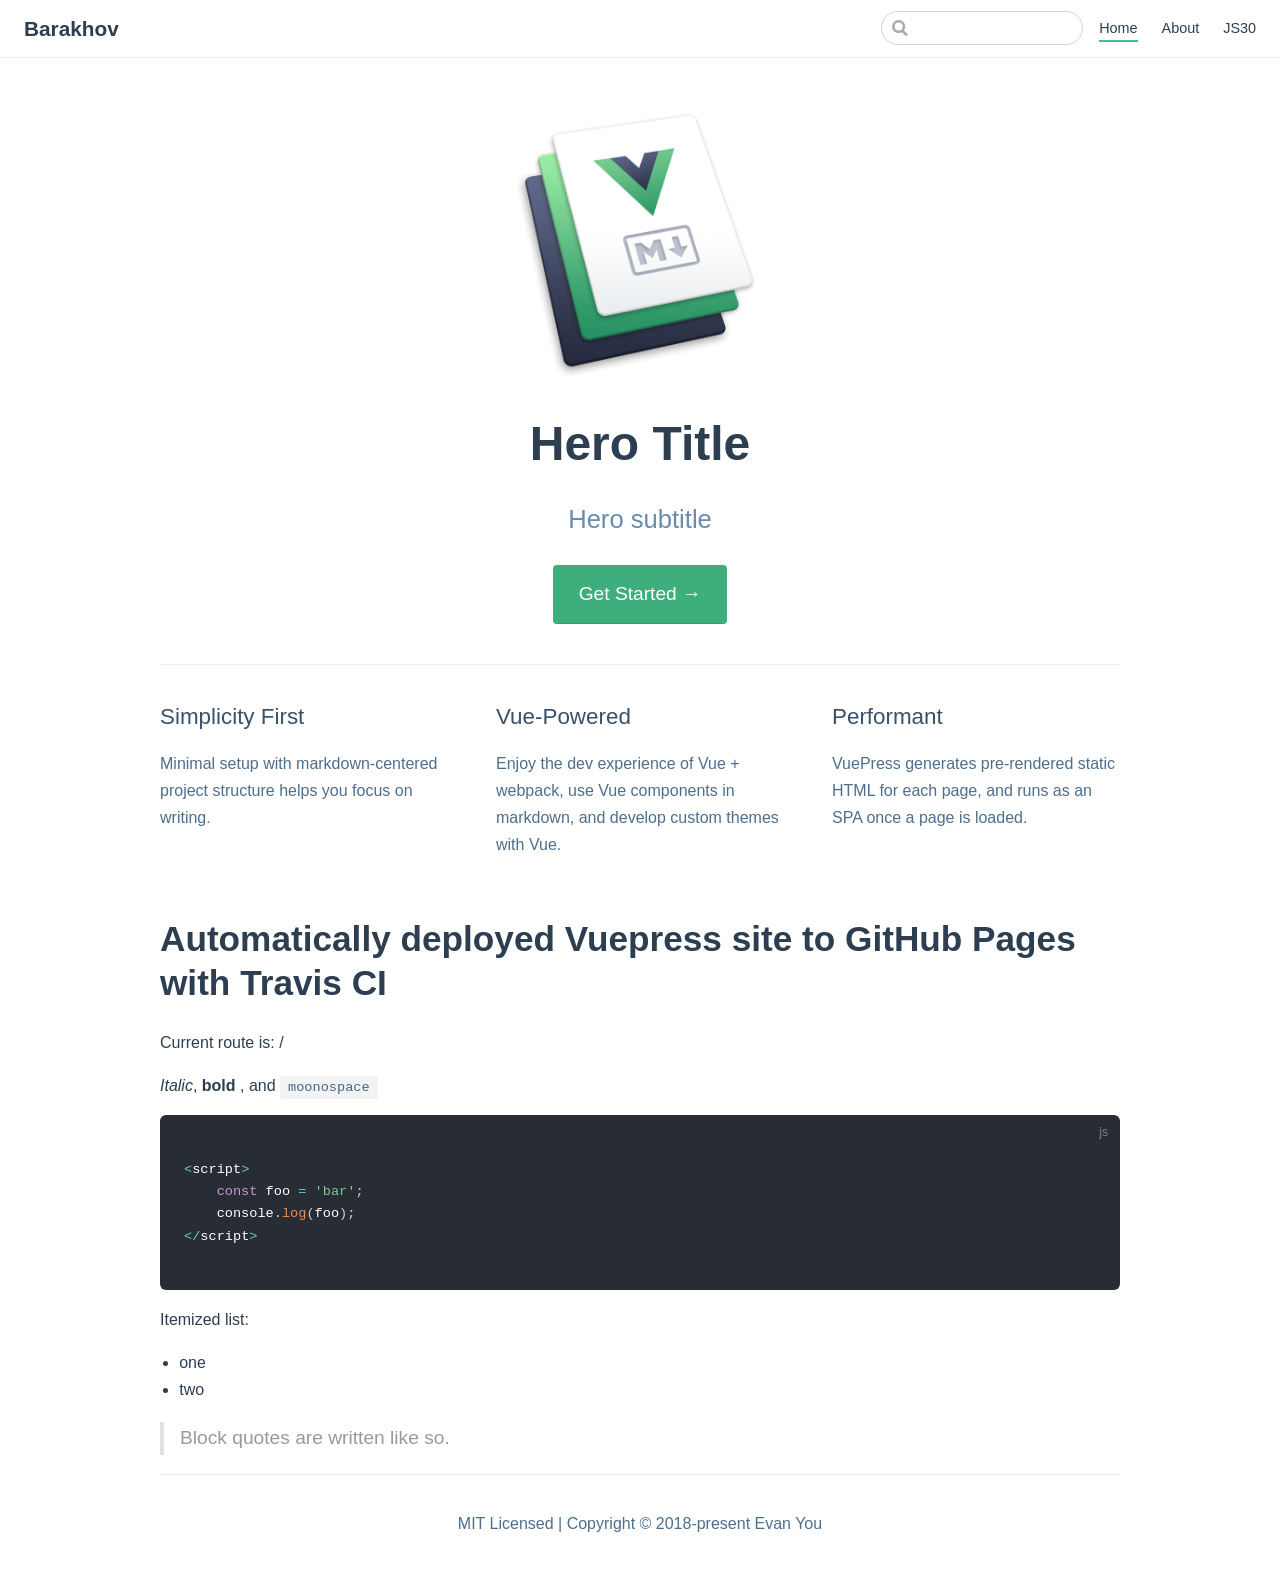
<file: index.html>
<!DOCTYPE html>
<html lang="en-US">
  <head>
    <meta charset="utf-8">
    <meta name="viewport" content="width=device-width,initial-scale=1">
    <title>Barakhov</title>
    <meta name="description" content="Automatically deployed Vuepress site to GitHub Pages with Travis CI">
    
    
    <link rel="preload" href="/assets/css/0.styles.db58b060.css" as="style"><link rel="preload" href="/assets/js/app.fbc0dd59.js" as="script"><link rel="preload" href="/assets/js/6.efc7d6d9.js" as="script"><link rel="prefetch" href="/assets/js/2.3d97737c.js"><link rel="prefetch" href="/assets/js/3.5ca54de9.js"><link rel="prefetch" href="/assets/js/4.2918a1f6.js"><link rel="prefetch" href="/assets/js/5.2b729870.js"><link rel="prefetch" href="/assets/js/7.16294db7.js"><link rel="prefetch" href="/assets/js/8.faeffed7.js">
    <link rel="stylesheet" href="/assets/css/0.styles.db58b060.css">
  </head>
  <body>
    <div id="app" data-server-rendered="true"><div class="theme-container no-sidebar"><header class="navbar"><div class="sidebar-button"><svg xmlns="http://www.w3.org/2000/svg" aria-hidden="true" role="img" viewBox="0 0 448 512" class="icon"><path fill="currentColor" d="M436 124H12c-6.627 0-12-5.373-12-12V80c0-6.627 5.373-12 12-12h424c6.627 0 12 5.373 12 12v32c0 6.627-5.373 12-12 12zm0 160H12c-6.627 0-12-5.373-12-12v-32c0-6.627 5.373-12 12-12h424c6.627 0 12 5.373 12 12v32c0 6.627-5.373 12-12 12zm0 160H12c-6.627 0-12-5.373-12-12v-32c0-6.627 5.373-12 12-12h424c6.627 0 12 5.373 12 12v32c0 6.627-5.373 12-12 12z"></path></svg></div> <a href="/" class="home-link router-link-exact-active router-link-active"><!----> <span class="site-name">Barakhov</span></a> <div class="links" style="max-width:nullpx;"><div class="search-box"><input aria-label="Search" autocomplete="off" spellcheck="false" value=""> <!----></div> <nav class="nav-links can-hide"><div class="nav-item"><a href="/" class="nav-link router-link-exact-active router-link-active">Home</a></div><div class="nav-item"><a href="/about.html" class="nav-link">About</a></div><div class="nav-item"><a href="/js30/" class="nav-link">JS30</a></div> <!----></nav></div></header> <div class="sidebar-mask"></div> <div class="sidebar"><nav class="nav-links"><div class="nav-item"><a href="/" class="nav-link router-link-exact-active router-link-active">Home</a></div><div class="nav-item"><a href="/about.html" class="nav-link">About</a></div><div class="nav-item"><a href="/js30/" class="nav-link">JS30</a></div> <!----></nav>  <ul class="sidebar-links"><li><div class="sidebar-group first"><p class="sidebar-heading open"><span>JS 30</span> <!----></p> <ul class="sidebar-group-items"><li><a href="/js30/01/" class="sidebar-link">JS 30 - 01</a></li><li><a href="/js30/02/" class="sidebar-link">JS 30 - 02</a></li></ul></div></li></ul> </div> <div class="home"><div class="hero"><img src="/hero.png" alt="hero"> <h1>Hero Title</h1> <p class="description">
      Hero subtitle
    </p> <p class="action"><a href="/guide/" class="nav-link action-button">Get Started →</a></p></div> <div class="features"><div class="feature"><h2>Simplicity First</h2> <p>Minimal setup with markdown-centered project structure helps you focus on writing.</p></div><div class="feature"><h2>Vue-Powered</h2> <p>Enjoy the dev experience of Vue + webpack, use Vue components in markdown, and develop custom themes with Vue.</p></div><div class="feature"><h2>Performant</h2> <p>VuePress generates pre-rendered static HTML for each page, and runs as an SPA once a page is loaded.</p></div></div> <div class="content custom"><h1 id="automatically-deployed-vuepress-site-to-github-pages-with-travis-ci"><a href="#automatically-deployed-vuepress-site-to-github-pages-with-travis-ci" class="header-anchor">#</a> Automatically deployed Vuepress site to GitHub Pages with Travis CI</h1> <p>Current route is: /</p> <p><em>Italic</em>, <strong>bold</strong> , and <code>moonospace</code></p> <div class="language-js extra-class"><pre class="language-js"><code>
<span class="token operator">&lt;</span>script<span class="token operator">&gt;</span>
    <span class="token keyword">const</span> foo <span class="token operator">=</span> <span class="token string">'bar'</span><span class="token punctuation">;</span>
    console<span class="token punctuation">.</span><span class="token function">log</span><span class="token punctuation">(</span>foo<span class="token punctuation">)</span><span class="token punctuation">;</span>
<span class="token operator">&lt;</span><span class="token operator">/</span>script<span class="token operator">&gt;</span>

</code></pre></div><p>Itemized list:</p> <ul><li>one</li> <li>two</li></ul> <blockquote><p>Block quotes are
written like so.</p></blockquote></div> <div class="footer">
    MIT Licensed | Copyright © 2018-present Evan You
  </div></div> <!----></div></div>
    <script src="/assets/js/app.fbc0dd59.js" defer></script><script src="/assets/js/6.efc7d6d9.js" defer></script>
  </body>
</html>
</file>
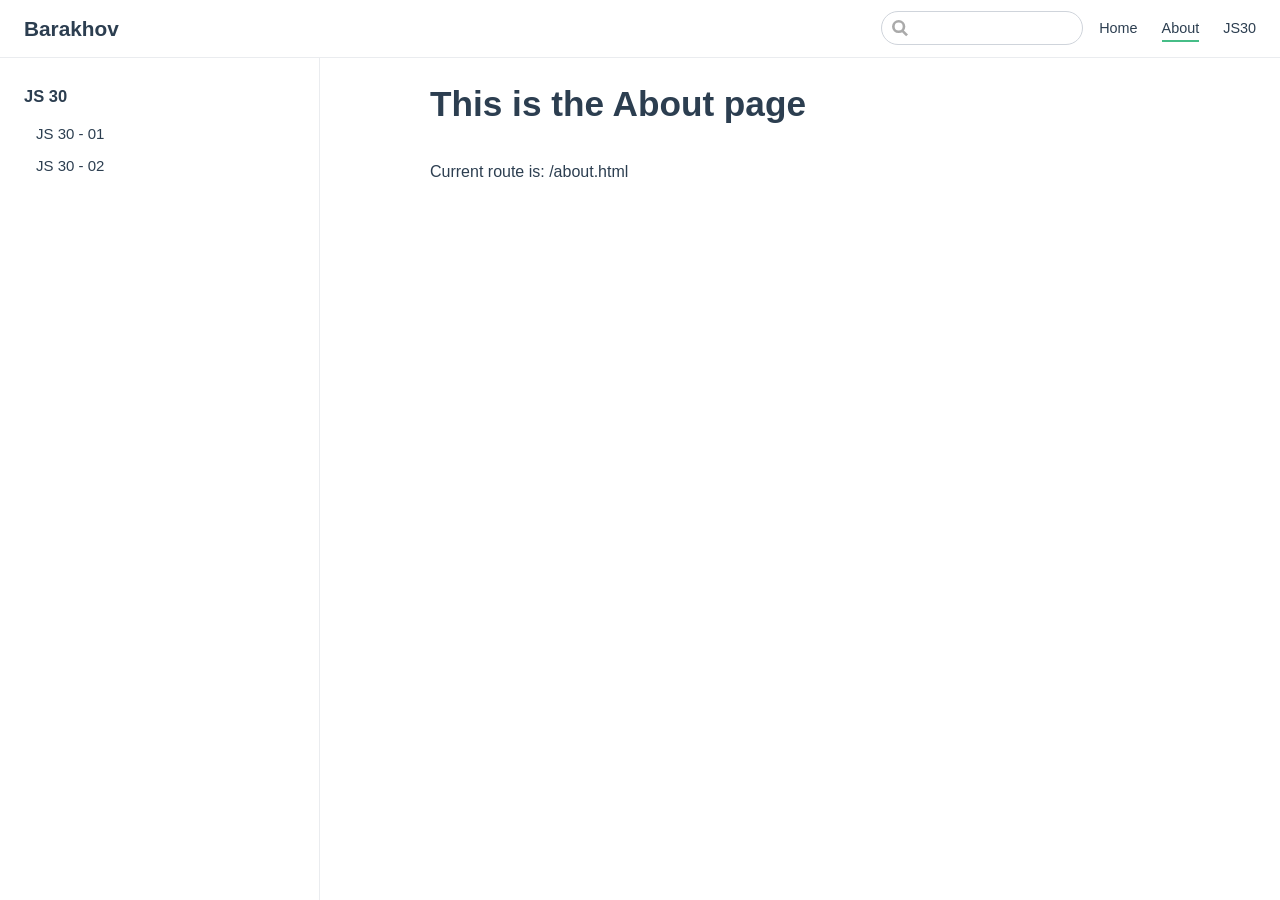
<file: about.html>
<!DOCTYPE html>
<html lang="en-US">
  <head>
    <meta charset="utf-8">
    <meta name="viewport" content="width=device-width,initial-scale=1">
    <title>This is the About page | Barakhov</title>
    <meta name="description" content="Automatically deployed Vuepress site to GitHub Pages with Travis CI">
    
    
    <link rel="preload" href="/assets/css/0.styles.db58b060.css" as="style"><link rel="preload" href="/assets/js/app.fbc0dd59.js" as="script"><link rel="preload" href="/assets/js/7.16294db7.js" as="script"><link rel="prefetch" href="/assets/js/2.3d97737c.js"><link rel="prefetch" href="/assets/js/3.5ca54de9.js"><link rel="prefetch" href="/assets/js/4.2918a1f6.js"><link rel="prefetch" href="/assets/js/5.2b729870.js"><link rel="prefetch" href="/assets/js/6.efc7d6d9.js"><link rel="prefetch" href="/assets/js/8.faeffed7.js">
    <link rel="stylesheet" href="/assets/css/0.styles.db58b060.css">
  </head>
  <body>
    <div id="app" data-server-rendered="true"><div class="theme-container"><header class="navbar"><div class="sidebar-button"><svg xmlns="http://www.w3.org/2000/svg" aria-hidden="true" role="img" viewBox="0 0 448 512" class="icon"><path fill="currentColor" d="M436 124H12c-6.627 0-12-5.373-12-12V80c0-6.627 5.373-12 12-12h424c6.627 0 12 5.373 12 12v32c0 6.627-5.373 12-12 12zm0 160H12c-6.627 0-12-5.373-12-12v-32c0-6.627 5.373-12 12-12h424c6.627 0 12 5.373 12 12v32c0 6.627-5.373 12-12 12zm0 160H12c-6.627 0-12-5.373-12-12v-32c0-6.627 5.373-12 12-12h424c6.627 0 12 5.373 12 12v32c0 6.627-5.373 12-12 12z"></path></svg></div> <a href="/" class="home-link router-link-active"><!----> <span class="site-name">Barakhov</span></a> <div class="links" style="max-width:nullpx;"><div class="search-box"><input aria-label="Search" autocomplete="off" spellcheck="false" value=""> <!----></div> <nav class="nav-links can-hide"><div class="nav-item"><a href="/" class="nav-link">Home</a></div><div class="nav-item"><a href="/about.html" class="nav-link router-link-exact-active router-link-active">About</a></div><div class="nav-item"><a href="/js30/" class="nav-link">JS30</a></div> <!----></nav></div></header> <div class="sidebar-mask"></div> <div class="sidebar"><nav class="nav-links"><div class="nav-item"><a href="/" class="nav-link">Home</a></div><div class="nav-item"><a href="/about.html" class="nav-link router-link-exact-active router-link-active">About</a></div><div class="nav-item"><a href="/js30/" class="nav-link">JS30</a></div> <!----></nav>  <ul class="sidebar-links"><li><div class="sidebar-group first"><p class="sidebar-heading open"><span>JS 30</span> <!----></p> <ul class="sidebar-group-items"><li><a href="/js30/01/" class="sidebar-link">JS 30 - 01</a></li><li><a href="/js30/02/" class="sidebar-link">JS 30 - 02</a></li></ul></div></li></ul> </div> <div class="page"> <div class="content"><h1 id="this-is-the-about-page"><a href="#this-is-the-about-page" class="header-anchor">#</a> This is the About page</h1> <p>Current route is: /about.html</p></div> <div class="page-edit"><!----> <!----></div> <!----> </div> <!----></div></div>
    <script src="/assets/js/app.fbc0dd59.js" defer></script><script src="/assets/js/7.16294db7.js" defer></script>
  </body>
</html>
</file>
<file: assets/css/0.styles.db58b060.css>
.home{padding:3.6rem 2rem 0;max-width:960px;margin:0 auto}.home .hero{text-align:center}.home .hero img{max-width:100%;max-height:280px;display:block;margin:3rem auto 1.5rem}.home .hero h1{font-size:3rem}.home .hero .action,.home .hero .description,.home .hero h1{margin:1.8rem auto}.home .hero .description{max-width:35rem;font-size:1.6rem;line-height:1.3;color:#6a8bad}.home .hero .action-button{display:inline-block;font-size:1.2rem;color:#fff;background-color:#3eaf7c;padding:.8rem 1.6rem;border-radius:4px;transition:background-color .1s ease;box-sizing:border-box;border-bottom:1px solid #389d70}.home .hero .action-button:hover{background-color:#4abf8a}.home .features{border-top:1px solid #eaecef;padding:1.2rem 0;margin-top:2.5rem;display:flex;flex-wrap:wrap;align-items:flex-start;align-content:stretch;justify-content:space-between}.home .feature{flex-grow:1;flex-basis:30%;max-width:30%}.home .feature h2{font-size:1.4rem;font-weight:500;border-bottom:none;padding-bottom:0;color:#3a5169}.home .feature p{color:#4e6e8e}.home .footer{padding:2.5rem;border-top:1px solid #eaecef;text-align:center;color:#4e6e8e}@media (max-width:719px){.home .features{flex-direction:column}.home .feature{max-width:100%;padding:0 2.5rem}}@media (max-width:419px){.home{padding-left:1.5rem;padding-right:1.5rem}.home .hero img{max-height:210px;margin:2rem auto 1.2rem}.home .hero h1{font-size:2rem}.home .hero .action,.home .hero .description,.home .hero h1{margin:1.2rem auto}.home .hero .description{font-size:1.2rem}.home .hero .action-button{font-size:1rem;padding:.6rem 1.2rem}.home .feature h2{font-size:1.25rem}}.keys{display:flex;justify-content:space-between;padding-top:75px}.key{width:100px;height:100px;cursor:pointer;transform:scale(1);background-color:#eee;box-shadow:0 0 10px #fff;transition:all .125s ease}.key kbd{height:60px;line-height:60px;font-size:2em}.key kbd,.key span{display:block;text-align:center}.key span{width:100%;padding-top:5px}.playing{transform:scale(1.1);background-color:#bada55;box-shadow:0 0 10px #aaa}.search-box{display:inline-block;position:relative;margin-right:1rem}.search-box input{cursor:text;width:10rem;color:#4e6e8e;display:inline-block;border:1px solid #cfd4db;border-radius:2rem;font-size:.9rem;line-height:2rem;padding:0 .5rem 0 2rem;outline:none;transition:all .2s ease;background:#fff url(/assets/img/search.83621669.svg) .6rem .5rem no-repeat;background-size:1rem}.search-box input:focus{cursor:auto;border-color:#3eaf7c}.search-box .suggestions{background:#fff;width:20rem;position:absolute;top:1.5rem;border:1px solid #cfd4db;border-radius:6px;padding:.4rem;list-style-type:none}.search-box .suggestions.align-right{right:0}.search-box .suggestion{line-height:1.4;padding:.4rem .6rem;border-radius:4px;cursor:pointer}.search-box .suggestion a{white-space:normal;color:#5d82a6}.search-box .suggestion a .page-title{font-weight:600}.search-box .suggestion a .header{font-size:.9em;margin-left:.25em}.search-box .suggestion.focused{background-color:#f3f4f5}.search-box .suggestion.focused a{color:#3eaf7c}@media (max-width:959px){.search-box input{cursor:pointer;width:0;border-color:transparent;position:relative}.search-box input:focus{cursor:text;left:0;width:10rem}}@media (max-width:959px) and (min-width:719px){.search-box .suggestions{left:0}}@media (max-width:719px){.search-box{margin-right:0}.search-box input{left:1rem}.search-box .suggestions{right:0}}@media (max-width:419px){.search-box .suggestions{width:calc(100vw - 4rem)}.search-box input:focus{width:8rem}}.dropdown-enter,.dropdown-leave-to{height:0!important}.dropdown-wrapper{cursor:pointer}.dropdown-wrapper .dropdown-title{display:block}.dropdown-wrapper .dropdown-title:hover{border-color:transparent}.dropdown-wrapper .dropdown-title .arrow{vertical-align:middle;margin-top:-1px;margin-left:.4rem}.dropdown-wrapper .nav-dropdown .dropdown-item{color:inherit;line-height:1.7rem}.dropdown-wrapper .nav-dropdown .dropdown-item h4{margin:.45rem 0 0;border-top:1px solid #eee;padding:.45rem 1.5rem 0 1.25rem}.dropdown-wrapper .nav-dropdown .dropdown-item .dropdown-subitem-wrapper{padding:0;list-style:none}.dropdown-wrapper .nav-dropdown .dropdown-item .dropdown-subitem-wrapper .dropdown-subitem{font-size:.9em}.dropdown-wrapper .nav-dropdown .dropdown-item a{display:block;line-height:1.7rem;position:relative;border-bottom:none;font-weight:400;margin-bottom:0;padding:0 1.5rem 0 1.25rem}.dropdown-wrapper .nav-dropdown .dropdown-item a.router-link-active,.dropdown-wrapper .nav-dropdown .dropdown-item a:hover{color:#3eaf7c}.dropdown-wrapper .nav-dropdown .dropdown-item a.router-link-active:after{content:"";width:0;height:0;border-left:5px solid #3eaf7c;border-top:3px solid transparent;border-bottom:3px solid transparent;position:absolute;top:calc(50% - 2px);left:9px}.dropdown-wrapper .nav-dropdown .dropdown-item:first-child h4{margin-top:0;padding-top:0;border-top:0}@media (max-width:719px){.dropdown-wrapper.open .dropdown-title{margin-bottom:.5rem}.dropdown-wrapper .nav-dropdown{transition:height .1s ease-out;overflow:hidden}.dropdown-wrapper .nav-dropdown .dropdown-item h4{border-top:0;margin-top:0;padding-top:0}.dropdown-wrapper .nav-dropdown .dropdown-item>a,.dropdown-wrapper .nav-dropdown .dropdown-item h4{font-size:15px;line-height:2rem}.dropdown-wrapper .nav-dropdown .dropdown-item .dropdown-subitem{font-size:14px;padding-left:1rem}}@media (min-width:719px){.dropdown-wrapper{height:1.8rem}.dropdown-wrapper:hover .nav-dropdown{display:block!important}.dropdown-wrapper .dropdown-title .arrow{border-left:4px solid transparent;border-right:4px solid transparent;border-top:6px solid #ccc;border-bottom:0}.dropdown-wrapper .nav-dropdown{display:none;height:auto!important;box-sizing:border-box;max-height:calc(100vh - 2.7rem);overflow-y:auto;position:absolute;top:100%;right:0;background-color:#fff;padding:.6rem 0;border:1px solid #ddd;border-bottom-color:#ccc;text-align:left;border-radius:.25rem;white-space:nowrap;margin:0}}.nav-links{display:inline-block}.nav-links a{line-height:1.4rem;color:inherit}.nav-links a.router-link-active,.nav-links a:hover{color:#3eaf7c}.nav-links .nav-item{position:relative;display:inline-block;margin-left:1.5rem;line-height:2rem}.nav-links .nav-item:first-child{margin-left:0}.nav-links .repo-link{margin-left:1.5rem}@media (max-width:719px){.nav-links .nav-item,.nav-links .repo-link{margin-left:0}}@media (min-width:719px){.nav-links a.router-link-active,.nav-links a:hover{color:#2c3e50}.nav-item>a:not(.external).router-link-active,.nav-item>a:not(.external):hover{margin-bottom:-2px;border-bottom:2px solid #46bd87}}.navbar{padding:.7rem 1.5rem;line-height:2.2rem;position:relative}.navbar a,.navbar img,.navbar span{display:inline-block}.navbar .logo{height:2.2rem;min-width:2.2rem;margin-right:.8rem;vertical-align:top}.navbar .site-name{font-size:1.3rem;font-weight:600;color:#2c3e50;position:relative}.navbar .links{padding-left:1.5rem;box-sizing:border-box;background-color:#fff;white-space:nowrap;font-size:.9rem;position:absolute;right:1.5rem;top:.7rem;display:flex}.navbar .links .search-box{flex:0 0 auto;vertical-align:top}.navbar .links .nav-links{flex:1}@media (max-width:719px){.navbar{padding-left:4rem}.navbar .can-hide{display:none}.navbar .links{padding-left:1.5rem}}.page-edit,.page-nav{max-width:740px;margin:0 auto;padding:2rem 2.5rem}@media (max-width:959px){.page-edit,.page-nav{padding:2rem}}@media (max-width:419px){.page-edit,.page-nav{padding:1.5rem}}.page{padding-bottom:2rem}.page-edit{padding-top:1rem;padding-bottom:1rem;overflow:auto}.page-edit .edit-link{display:inline-block}.page-edit .edit-link a{color:#4e6e8e;margin-right:.25rem}.page-edit .last-updated{float:right;font-size:.9em}.page-edit .last-updated .prefix{font-weight:500;color:#4e6e8e}.page-edit .last-updated .time{font-weight:400;color:#aaa}.page-nav{padding-top:1rem;padding-bottom:0}.page-nav .inner{min-height:2rem;margin-top:0;border-top:1px solid #eaecef;padding-top:1rem;overflow:auto}.page-nav .next{float:right}@media (max-width:719px){.page-edit .edit-link{margin-bottom:.5rem}.page-edit .last-updated{font-size:.8em;float:none;text-align:left}}.sidebar .sidebar-sub-headers{padding-left:1rem;font-size:.95em}a.sidebar-link{font-weight:400;display:inline-block;color:#2c3e50;border-left:.25rem solid transparent;padding:.35rem 1rem .35rem 1.25rem;line-height:1.4;width:100%;box-sizing:border-box}a.sidebar-link:hover{color:#3eaf7c}a.sidebar-link.active{font-weight:600;color:#3eaf7c;border-left-color:#3eaf7c}.sidebar-group a.sidebar-link{padding-left:2rem}.sidebar-sub-headers a.sidebar-link{padding-top:.25rem;padding-bottom:.25rem;border-left:none}.sidebar-sub-headers a.sidebar-link.active{font-weight:500}.sidebar-button{display:none;width:1.25rem;height:1.25rem;position:absolute;padding:.6rem;top:.6rem;left:1rem;cursor:pointer}.sidebar-button .icon{display:block;width:1.25rem;height:1.25rem}@media (max-width:719px){.sidebar-button{display:block}}.sidebar ul{padding:0;margin:0;list-style-type:none}.sidebar a{display:inline-block}.sidebar .nav-links{display:none;border-bottom:1px solid #eaecef;padding:.5rem 0 .75rem 0}.sidebar .nav-links a{font-weight:600}.sidebar .nav-links .nav-item,.sidebar .nav-links .repo-link{display:block;line-height:1.25rem;font-size:1.1em;padding:.5rem 0 .5rem 1.5rem}.sidebar .sidebar-links{padding:1.5rem 0}@media (max-width:719px){.sidebar .nav-links{display:block}.sidebar .nav-links .dropdown-wrapper .nav-dropdown .dropdown-item a.router-link-active:after{top:calc(1rem - 2px)}.sidebar .sidebar-links{padding:1rem 0}}.sw-update-popup{position:fixed;right:1em;bottom:1em;padding:1em;border:1px solid #3eaf7c;border-radius:3px;background:#fff;box-shadow:0 4px 16px rgba(0,0,0,.5);text-align:center}.sw-update-popup button{margin-top:.5em;padding:.25em 2em}.sw-update-popup-enter-active,.sw-update-popup-leave-active{transition:opacity .3s,transform .3s}.sw-update-popup-enter,.sw-update-popup-leave-to{opacity:0;transform:translateY(50%) scale(.5)}code[class*=language-],pre[class*=language-]{color:#ccc;background:none;font-family:Consolas,Monaco,Andale Mono,Ubuntu Mono,monospace;font-size:1em;text-align:left;white-space:pre;word-spacing:normal;word-break:normal;word-wrap:normal;line-height:1.5;-moz-tab-size:4;tab-size:4;-webkit-hyphens:none;-ms-hyphens:none;hyphens:none}pre[class*=language-]{padding:1em;margin:.5em 0;overflow:auto}:not(pre)>code[class*=language-],pre[class*=language-]{background:#2d2d2d}:not(pre)>code[class*=language-]{padding:.1em;border-radius:.3em;white-space:normal}.token.block-comment,.token.cdata,.token.comment,.token.doctype,.token.prolog{color:#999}.token.punctuation{color:#ccc}.token.attr-name,.token.deleted,.token.namespace,.token.tag{color:#e2777a}.token.function-name{color:#6196cc}.token.boolean,.token.function,.token.number{color:#f08d49}.token.class-name,.token.constant,.token.property,.token.symbol{color:#f8c555}.token.atrule,.token.builtin,.token.important,.token.keyword,.token.selector{color:#cc99cd}.token.attr-value,.token.char,.token.regex,.token.string,.token.variable{color:#7ec699}.token.entity,.token.operator,.token.url{color:#67cdcc}.token.bold,.token.important{font-weight:700}.token.italic{font-style:italic}.token.entity{cursor:help}.token.inserted{color:green}#nprogress{pointer-events:none}#nprogress .bar{background:#3eaf7c;position:fixed;z-index:1031;top:0;left:0;width:100%;height:2px}#nprogress .peg{display:block;position:absolute;right:0;width:100px;height:100%;box-shadow:0 0 10px #3eaf7c,0 0 5px #3eaf7c;opacity:1;transform:rotate(3deg) translateY(-4px)}#nprogress .spinner{display:block;position:fixed;z-index:1031;top:15px;right:15px}#nprogress .spinner-icon{width:18px;height:18px;box-sizing:border-box;border:2px solid transparent;border-top-color:#3eaf7c;border-left-color:#3eaf7c;border-radius:50%;animation:nprogress-spinner .4s linear infinite}.nprogress-custom-parent{overflow:hidden;position:relative}.nprogress-custom-parent #nprogress .bar,.nprogress-custom-parent #nprogress .spinner{position:absolute}@keyframes nprogress-spinner{0%{transform:rotate(0deg)}to{transform:rotate(1turn)}}.content code{color:#476582;padding:.25rem .5rem;margin:0;font-size:.85em;background-color:rgba(27,31,35,.05);border-radius:3px}.content pre,.content pre[class*=language-]{line-height:1.4;padding:1.25rem 1.5rem;margin:.85rem 0;background-color:#282c34;border-radius:6px;overflow:auto}.content pre[class*=language-] code,.content pre code{color:#fff;padding:0;background-color:transparent;border-radius:0}div[class*=language-]{position:relative;background-color:#282c34;border-radius:6px}div[class*=language-] .highlight-lines{-webkit-user-select:none;-ms-user-select:none;user-select:none;padding-top:1.3rem;position:absolute;top:0;left:0;width:100%;line-height:1.4}div[class*=language-] .highlight-lines .highlighted{background-color:rgba(0,0,0,.66)}div[class*=language-] pre,div[class*=language-] pre[class*=language-]{background:transparent;position:relative;z-index:1}div[class*=language-]:before{position:absolute;z-index:3;top:.8em;right:1em;font-size:.75rem;color:hsla(0,0%,100%,.4)}div[class*=language-]:not(.line-numbers-mode) .line-numbers-wrapper{display:none}div[class*=language-].line-numbers-mode .highlight-lines .highlighted{position:relative}div[class*=language-].line-numbers-mode .highlight-lines .highlighted:before{content:" ";position:absolute;z-index:3;left:0;top:0;display:block;width:3.5rem;height:100%;background-color:rgba(0,0,0,.66)}div[class*=language-].line-numbers-mode pre{padding-left:4.5rem;vertical-align:middle}div[class*=language-].line-numbers-mode .line-numbers-wrapper{position:absolute;top:0;width:3.5rem;text-align:center;color:hsla(0,0%,100%,.3);padding:1.25rem 0;line-height:1.4}div[class*=language-].line-numbers-mode .line-numbers-wrapper br{-webkit-user-select:none;-ms-user-select:none;user-select:none}div[class*=language-].line-numbers-mode .line-numbers-wrapper .line-number{position:relative;z-index:4;-webkit-user-select:none;-ms-user-select:none;user-select:none;font-size:.85em}div[class*=language-].line-numbers-mode:after{content:"";position:absolute;z-index:2;top:0;left:0;width:3.5rem;height:100%;border-radius:6px 0 0 6px;border-right:1px solid rgba(0,0,0,.66);background-color:#282c34}div[class~=language-js]:before{content:"js"}div[class~=language-ts]:before{content:"ts"}div[class~=language-html]:before{content:"html"}div[class~=language-md]:before{content:"md"}div[class~=language-vue]:before{content:"vue"}div[class~=language-css]:before{content:"css"}div[class~=language-sass]:before{content:"sass"}div[class~=language-scss]:before{content:"scss"}div[class~=language-less]:before{content:"less"}div[class~=language-stylus]:before{content:"stylus"}div[class~=language-go]:before{content:"go"}div[class~=language-java]:before{content:"java"}div[class~=language-c]:before{content:"c"}div[class~=language-sh]:before{content:"sh"}div[class~=language-yaml]:before{content:"yaml"}div[class~=language-py]:before{content:"py"}div[class~=language-javascript]:before{content:"js"}div[class~=language-typescript]:before{content:"ts"}div[class~=language-markup]:before{content:"html"}div[class~=language-markdown]:before{content:"md"}div[class~=language-json]:before{content:"json"}div[class~=language-ruby]:before{content:"rb"}div[class~=language-python]:before{content:"py"}div[class~=language-bash]:before{content:"sh"}.custom-block .custom-block-title{font-weight:600;margin-bottom:-.4rem}.custom-block.danger,.custom-block.tip,.custom-block.warning{padding:.1rem 1.5rem;border-left-width:.5rem;border-left-style:solid;margin:1rem 0}.custom-block.tip{background-color:#f3f5f7;border-color:#42b983}.custom-block.warning{background-color:rgba(255,229,100,.3);border-color:#e7c000;color:#6b5900}.custom-block.warning .custom-block-title{color:#b29400}.custom-block.warning a{color:#2c3e50}.custom-block.danger{background-color:#ffe6e6;border-color:#c00;color:#4d0000}.custom-block.danger .custom-block-title{color:#900}.custom-block.danger a{color:#2c3e50}.arrow{display:inline-block;width:0;height:0}.arrow.up{border-bottom:6px solid #ccc}.arrow.down,.arrow.up{border-left:4px solid transparent;border-right:4px solid transparent}.arrow.down{border-top:6px solid #ccc}.arrow.right{border-left:6px solid #ccc}.arrow.left,.arrow.right{border-top:4px solid transparent;border-bottom:4px solid transparent}.arrow.left{border-right:6px solid #ccc}.content:not(.custom){max-width:740px;margin:0 auto;padding:2rem 2.5rem}@media (max-width:959px){.content:not(.custom){padding:2rem}}@media (max-width:419px){.content:not(.custom){padding:1.5rem}}.table-of-contents .badge{vertical-align:middle}body,html{padding:0;margin:0}body{font-family:-apple-system,BlinkMacSystemFont,Segoe UI,Roboto,Oxygen,Ubuntu,Cantarell,Fira Sans,Droid Sans,Helvetica Neue,sans-serif;-webkit-font-smoothing:antialiased;-moz-osx-font-smoothing:grayscale;font-size:16px;color:#2c3e50}.page{padding-left:20rem}.navbar{z-index:20;right:0;height:3.6rem;background-color:#fff;box-sizing:border-box;border-bottom:1px solid #eaecef}.navbar,.sidebar-mask{position:fixed;top:0;left:0}.sidebar-mask{z-index:9;width:100vw;height:100vh;display:none}.sidebar{font-size:15px;background-color:#fff;width:20rem;position:fixed;z-index:10;margin:0;top:3.6rem;left:0;bottom:0;box-sizing:border-box;border-right:1px solid #eaecef;overflow-y:auto}.content:not(.custom)>:first-child{margin-top:3.6rem}.content:not(.custom) a:hover{text-decoration:underline}.content:not(.custom) p.demo{padding:1rem 1.5rem;border:1px solid #ddd;border-radius:4px}.content:not(.custom) img{max-width:100%}.content.custom{padding:0;margin:0}.content.custom img{max-width:100%}a{font-weight:500;text-decoration:none}a,p a code{color:#3eaf7c}p a code{font-weight:400}kbd{background:#eee;border:.15rem solid #ddd;border-bottom:.25rem solid #ddd;border-radius:.15rem;padding:0 .15em}blockquote{font-size:1.2rem;color:#999;border-left:.25rem solid #dfe2e5;margin-left:0;padding-left:1rem}ol,ul{padding-left:1.2em}strong{font-weight:600}h1,h2,h3,h4,h5,h6{font-weight:600;line-height:1.25}.content:not(.custom)>h1,.content:not(.custom)>h2,.content:not(.custom)>h3,.content:not(.custom)>h4,.content:not(.custom)>h5,.content:not(.custom)>h6{margin-top:-3.1rem;padding-top:4.6rem;margin-bottom:0}.content:not(.custom)>h1:first-child,.content:not(.custom)>h2:first-child,.content:not(.custom)>h3:first-child,.content:not(.custom)>h4:first-child,.content:not(.custom)>h5:first-child,.content:not(.custom)>h6:first-child{margin-top:-1.5rem;margin-bottom:1rem}.content:not(.custom)>h1:first-child+.custom-block,.content:not(.custom)>h1:first-child+p,.content:not(.custom)>h1:first-child+pre,.content:not(.custom)>h2:first-child+.custom-block,.content:not(.custom)>h2:first-child+p,.content:not(.custom)>h2:first-child+pre,.content:not(.custom)>h3:first-child+.custom-block,.content:not(.custom)>h3:first-child+p,.content:not(.custom)>h3:first-child+pre,.content:not(.custom)>h4:first-child+.custom-block,.content:not(.custom)>h4:first-child+p,.content:not(.custom)>h4:first-child+pre,.content:not(.custom)>h5:first-child+.custom-block,.content:not(.custom)>h5:first-child+p,.content:not(.custom)>h5:first-child+pre,.content:not(.custom)>h6:first-child+.custom-block,.content:not(.custom)>h6:first-child+p,.content:not(.custom)>h6:first-child+pre{margin-top:2rem}h1:hover .header-anchor,h2:hover .header-anchor,h3:hover .header-anchor,h4:hover .header-anchor,h5:hover .header-anchor,h6:hover .header-anchor{opacity:1}h1{font-size:2.2rem}h2{font-size:1.65rem;padding-bottom:.3rem;border-bottom:1px solid #eaecef}h3{font-size:1.35rem}a.header-anchor{font-size:.85em;float:left;margin-left:-.87em;padding-right:.23em;margin-top:.125em;opacity:0}a.header-anchor:hover{text-decoration:none}.line-number,code,kbd{font-family:source-code-pro,Menlo,Monaco,Consolas,Courier New,monospace}ol,p,ul{line-height:1.7}hr{border:0;border-top:1px solid #eaecef}table{border-collapse:collapse;margin:1rem 0;display:block;overflow-x:auto}tr{border-top:1px solid #dfe2e5}tr:nth-child(2n){background-color:#f6f8fa}td,th{border:1px solid #dfe2e5;padding:.6em 1em}.custom-layout{padding-top:3.6rem}.theme-container.sidebar-open .sidebar-mask{display:block}.theme-container.no-navbar .content:not(.custom)>h1,.theme-container.no-navbar h2,.theme-container.no-navbar h3,.theme-container.no-navbar h4,.theme-container.no-navbar h5,.theme-container.no-navbar h6{margin-top:1.5rem;padding-top:0}.theme-container.no-navbar .sidebar{top:0}.theme-container.no-navbar .custom-layout{padding-top:0}@media (min-width:720px){.theme-container.no-sidebar .sidebar{display:none}.theme-container.no-sidebar .page{padding-left:0}}@media (max-width:959px){.sidebar{font-size:15px;width:16.4rem}.page{padding-left:16.4rem}}@media (max-width:719px){.sidebar{top:0;padding-top:3.6rem;transform:translateX(-100%);transition:transform .2s ease}.page{padding-left:0}.theme-container.sidebar-open .sidebar{transform:translateX(0)}.theme-container.no-navbar .sidebar{padding-top:0}}@media (max-width:419px){h1{font-size:1.9rem}.content div[class*=language-]{margin:.85rem -1.5rem;border-radius:0}}.icon.outbound{color:#aaa;display:inline-block}.badge[data-v-03d34f80]{display:inline-block;font-size:14px;height:18px;line-height:18px;border-radius:3px;padding:0 6px;color:#fff;margin-right:5px;background-color:#42b983}.badge.middle[data-v-03d34f80]{vertical-align:middle}.badge.top[data-v-03d34f80]{vertical-align:top}.badge.green[data-v-03d34f80],.badge.tip[data-v-03d34f80]{background-color:#42b983}.badge.error[data-v-03d34f80]{background-color:#da5961}.badge.warn[data-v-03d34f80],.badge.warning[data-v-03d34f80],.badge.yellow[data-v-03d34f80]{background-color:#e7c000}.sidebar-group:not(.first){margin-top:1em}.sidebar-group .sidebar-group{padding-left:.5em}.sidebar-group:not(.collapsable) .sidebar-heading{cursor:auto;color:inherit}.sidebar-heading{color:#999;transition:color .15s ease;cursor:pointer;font-size:1.1em;font-weight:700;padding:0 1.5rem;margin-top:0;margin-bottom:.5rem}.sidebar-heading.open,.sidebar-heading:hover{color:inherit}.sidebar-heading .arrow{position:relative;top:-.12em;left:.5em}.sidebar-heading:.open .arrow{top:-.18em}.sidebar-group-items{transition:height .1s ease-out;overflow:hidden}
</file>
